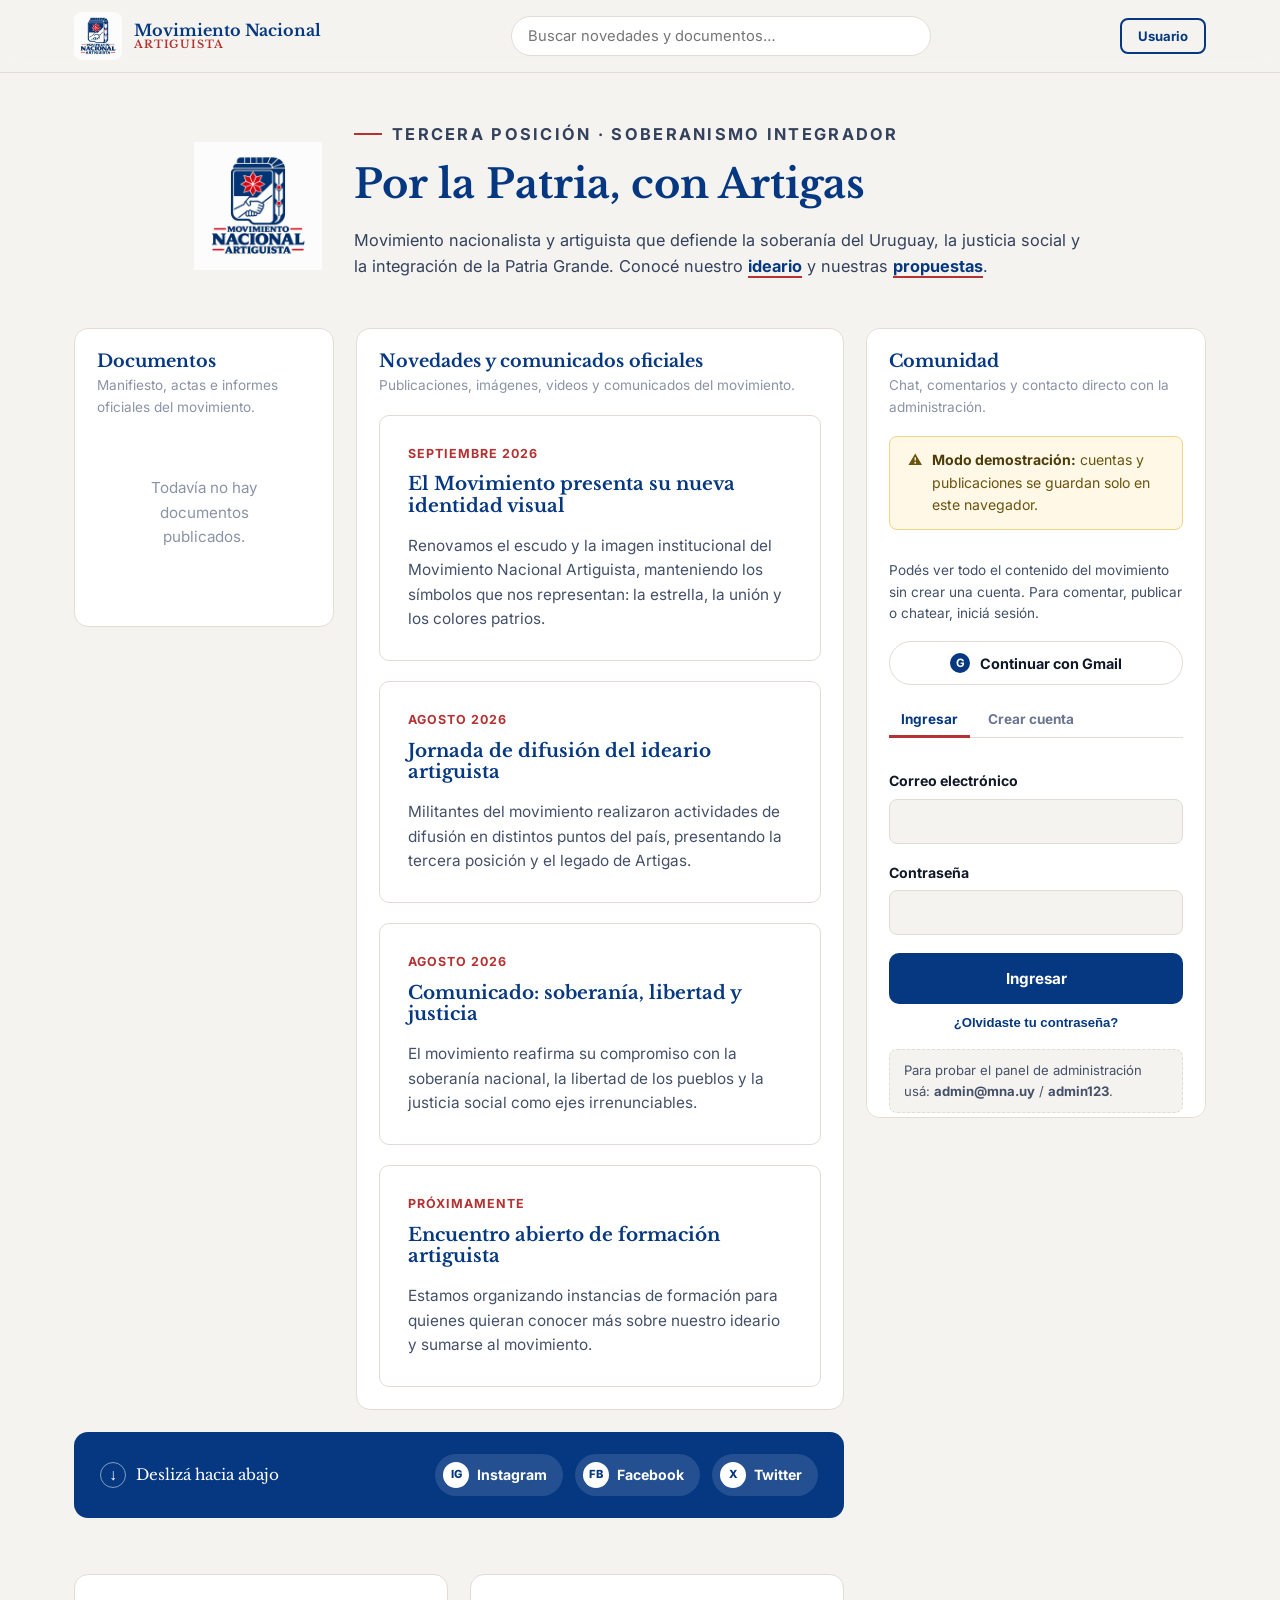
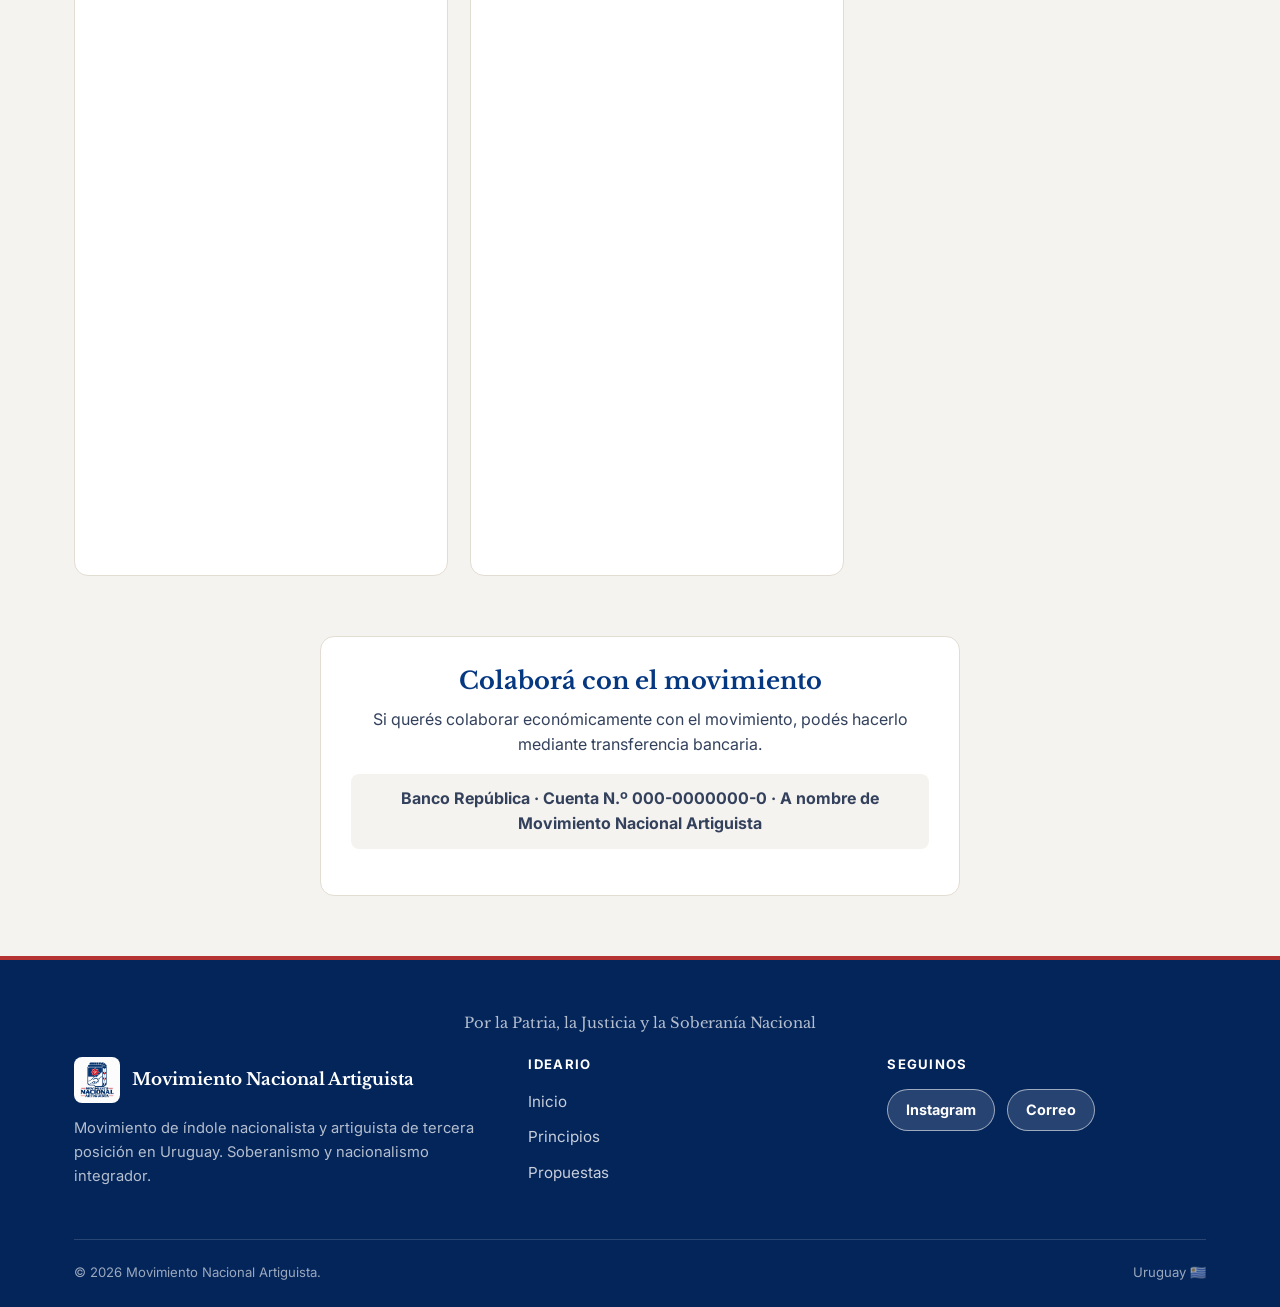
<file: index.html>
<!DOCTYPE html>
<html lang="es-UY">
<head>
<meta charset="UTF-8">
<meta name="viewport" content="width=device-width, initial-scale=1.0">
<title>Movimiento Nacional Artiguista — Soberanía, Identidad y Justicia</title>
<meta name="description" content="Movimiento Nacional Artiguista: novedades, documentos oficiales y comunidad. Nacionalismo de tercera posición en Uruguay, desde el legado de Artigas.">
<link rel="icon" href="assets/img/logo.jpg">
<link rel="preconnect" href="https://fonts.googleapis.com">
<link rel="preconnect" href="https://fonts.gstatic.com" crossorigin>
<link href="https://fonts.googleapis.com/css2?family=Libre+Baskerville:wght@400;700&family=Inter:wght@400;500;600;700&display=swap" rel="stylesheet">
<link rel="stylesheet" href="assets/css/styles.css">
</head>
<body>

<header class="encabezado">
  <div class="contenedor encabezado__barra encabezado__barra--hub">
    <a href="index.html" class="marca">
      <img src="assets/img/logo.jpg" alt="Escudo del Movimiento Nacional Artiguista">
      <span class="marca__texto">
        <strong>Movimiento Nacional</strong>
        <span>ARTIGUISTA</span>
      </span>
    </a>

    <div class="buscador">
      <input type="search" id="buscador-input" placeholder="Buscar novedades y documentos…" aria-label="Buscar en el sitio">
      <div class="buscador__resultados" id="buscador-resultados" hidden></div>
    </div>

    <div class="usuario-widget" id="usuario-widget">
      <button type="button" class="boton boton-secundario boton-chico" id="usuario-boton-invitado">Usuario</button>
    </div>
  </div>
</header>

<main class="hub">

  <div class="contenedor hub__intro">
    <img src="assets/img/logo.jpg" alt="Escudo del Movimiento Nacional Artiguista" class="hub__intro-logo">
    <div class="hub__intro-texto">
      <p class="eyebrow">Tercera posición · Soberanismo integrador</p>
      <h1>Por la Patria, con Artigas</h1>
      <p>Movimiento nacionalista y artiguista que defiende la soberanía del Uruguay, la justicia social y la integración de la Patria Grande. Conocé nuestro <a href="principios.html">ideario</a> y nuestras <a href="propuestas.html">propuestas</a>.</p>
    </div>
  </div>

  <div class="contenedor">
    <div class="hub__grid">

      <!-- ===== Documentos ===== -->
      <section class="panel-hub panel-documentos" aria-labelledby="titulo-documentos">
        <h2 id="titulo-documentos">Documentos</h2>
        <p class="panel-hub__sub">Manifiesto, actas e informes oficiales del movimiento.</p>

        <div class="panel-hub__admin" id="admin-documentos-panel" hidden>
          <form id="form-documento-hub">
            <div class="error-form" id="error-documento"></div>
            <div class="campo">
              <label for="doc-titulo">Título</label>
              <input type="text" id="doc-titulo" required>
            </div>
            <div class="campo">
              <label for="doc-descripcion">Descripción (opcional)</label>
              <textarea id="doc-descripcion" rows="2"></textarea>
            </div>
            <label class="selector-archivo">📄 Elegir PDF<input type="file" id="doc-archivo" accept="application/pdf" required></label>
            <button type="submit" class="boton boton-primario" style="width:100%;margin-top:12px;">Publicar documento</button>
          </form>
        </div>

        <div id="lista-documentos" class="lista-documentos"></div>
      </section>

      <!-- ===== Novedades / comunicados oficiales ===== -->
      <section class="panel-hub panel-novedades" aria-labelledby="titulo-novedades">
        <div class="panel-hub__cabecera">
          <h2 id="titulo-novedades">Novedades y comunicados oficiales</h2>
          <p class="panel-hub__sub">Publicaciones, imágenes, videos y comunicados del movimiento.</p>
        </div>

        <div class="panel-hub__admin" id="admin-novedad-panel" hidden>
          <form id="form-novedad-hub" class="form-novedad">
            <h3 style="font-size:1.05rem;margin-top:0;">Publicar novedad</h3>
            <div class="campo">
              <label for="novedad-titulo">Título</label>
              <input type="text" id="novedad-titulo" required>
            </div>
            <div class="campo">
              <label for="novedad-texto">Texto</label>
              <textarea id="novedad-texto" rows="3" required></textarea>
            </div>
            <div class="campo">
              <label for="novedad-video">Link de video (YouTube, opcional)</label>
              <input type="url" id="novedad-video" placeholder="https://www.youtube.com/watch?v=...">
            </div>
            <div class="campo-fila">
              <div class="campo">
                <label>Imagen (opcional)</label>
                <label class="selector-archivo">🖼️ Elegir imagen<input type="file" id="novedad-imagen" accept="image/*"></label>
              </div>
              <div class="campo">
                <label>Documento PDF (opcional)</label>
                <label class="selector-archivo">📄 Elegir PDF<input type="file" id="novedad-pdf" accept="application/pdf"></label>
              </div>
            </div>
            <button type="submit" class="boton boton-primario">Publicar novedad</button>
          </form>
        </div>

        <div id="lista-novedades" class="feed-novedades"></div>
      </section>

      <!-- ===== Redes sociales ===== -->
      <div class="redes-hub">
      <div class="franja-redes" id="franja-redes">
        <div class="franja-redes__pista" aria-hidden="true">
          <span>↓</span>
          <p>Deslizá hacia abajo</p>
        </div>
        <div class="franja-redes__enlaces">
          <a href="https://www.instagram.com/m.nacional.artiguista/" target="_blank" rel="noopener" class="red-social red-social--instagram">
            <span class="red-social__icono">IG</span> Instagram
          </a>
          <a href="https://www.facebook.com/" target="_blank" rel="noopener" class="red-social red-social--facebook">
            <span class="red-social__icono">FB</span> Facebook
          </a>
          <a href="https://twitter.com/" target="_blank" rel="noopener" class="red-social red-social--twitter">
            <span class="red-social__icono">X</span> Twitter
          </a>
        </div>
      </div>
      <div class="posts-instagram" aria-label="Últimas publicaciones de Instagram">
        <div class="post-instagram">
          <iframe src="https://www.instagram.com/p/De-iMXVNJtw/embed" title="Publicación de Instagram del Movimiento Nacional Artiguista" loading="lazy" allowtransparency="true" scrolling="no"></iframe>
        </div>
        <div class="post-instagram">
          <iframe src="https://www.instagram.com/p/De7wDm3xeVn/embed" title="Publicación de Instagram del Movimiento Nacional Artiguista" loading="lazy" allowtransparency="true" scrolling="no"></iframe>
        </div>
      </div>
      </div>

      <!-- ===== Comunidad / Chat ===== -->
      <aside class="panel-hub panel-comunidad" aria-labelledby="titulo-comunidad">
        <div class="panel-comunidad__cabecera">
          <h2 id="titulo-comunidad">Comunidad</h2>
          <p class="panel-hub__sub">Chat, comentarios y contacto directo con la administración.</p>
        </div>

        <div class="banner-demo">
          <span>⚠️</span>
          <div><strong>Modo demostración:</strong> cuentas y publicaciones se guardan solo en este navegador.</div>
        </div>

        <!-- Vista sin sesión -->
        <div id="vista-invitado">
          <p class="comunidad-nota">Podés ver todo el contenido del movimiento sin crear una cuenta. Para comentar, publicar o chatear, iniciá sesión.</p>

          <button type="button" class="boton-google" id="boton-google">
            <span class="boton-google__icono">G</span> Continuar con Gmail
          </button>

          <div class="pestanas pestanas--chicas" style="margin-top:18px;">
            <button type="button" class="pestana activa" data-auth="login">Ingresar</button>
            <button type="button" class="pestana" data-auth="registro">Crear cuenta</button>
          </div>

          <form id="form-login">
            <div class="error-form" id="error-login"></div>
            <div class="campo">
              <label for="login-email">Correo electrónico</label>
              <input type="email" id="login-email" required>
            </div>
            <div class="campo">
              <label for="login-clave">Contraseña</label>
              <input type="password" id="login-clave" required>
            </div>
            <button type="submit" class="boton boton-primario" style="width:100%;">Ingresar</button>
            <button type="button" class="enlace-recuperar" id="abrir-recuperar">¿Olvidaste tu contraseña?</button>
          </form>

          <form id="form-registro" style="display:none;">
            <div class="error-form" id="error-registro"></div>
            <div class="campo">
              <label for="registro-nombre">Nombre y apellido</label>
              <input type="text" id="registro-nombre" required>
            </div>
            <div class="campo">
              <label for="registro-email">Correo electrónico</label>
              <input type="email" id="registro-email" required>
            </div>
            <div class="campo">
              <label for="registro-clave">Contraseña</label>
              <input type="password" id="registro-clave" required minlength="4">
            </div>
            <button type="submit" class="boton boton-primario" style="width:100%;">Crear cuenta</button>
          </form>

          <form id="form-recuperar" style="display:none;">
            <p style="font-size:.85rem;color:#445069;">Ingresá el correo de tu cuenta. Si está registrado, enviamos instrucciones a tu Gmail para restablecer la contraseña.</p>
            <div class="campo">
              <label for="recuperar-email">Correo electrónico</label>
              <input type="email" id="recuperar-email" required>
            </div>
            <button type="submit" class="boton boton-secundario" style="width:100%;">Enviar instrucciones</button>
            <div class="mensaje-envio" id="mensaje-recuperar">Listo, revisá tu Gmail. (En este modo demo no se envía un correo real.)</div>
            <button type="button" class="enlace-recuperar" id="volver-login">← Volver a ingresar</button>
          </form>

          <p class="credenciales-demo">Para probar el panel de administración usá: <strong>admin@mna.uy</strong> / <strong>admin123</strong>.</p>
        </div>

        <!-- Vista con sesión iniciada -->
        <div id="vista-sesion" style="display:none;">
          <div class="cabecera-sesion">
            <div class="cabecera-sesion__saludo">Hola, <strong id="saludo-nombre"></strong><span class="insignia-rol" id="insignia-rol" style="display:none;">Admin</span></div>
            <button class="boton boton-secundario boton-chico" id="boton-salir">Salir</button>
          </div>

          <div class="pestanas pestanas--chicas">
            <button type="button" class="pestana activa" data-panel="muro">Muro</button>
            <button type="button" class="pestana" data-panel="mensajes">Mensajes</button>
            <button type="button" class="pestana" data-panel="admin" id="pestana-admin" style="display:none;">Admin</button>
          </div>

          <!-- Muro -->
          <div class="panel-pestana activo" id="panel-muro">
            <form id="form-post" class="form-post">
              <label for="post-texto" style="font-weight:700;font-size:.85rem;">Compartir en el muro</label>
              <textarea id="post-texto" rows="3" placeholder="¿Qué querés compartir?" required style="margin-top:8px;width:100%;"></textarea>
              <div class="form-post__pie">
                <label class="selector-archivo">📷 Imagen<input type="file" id="post-imagen" accept="image/*"></label>
                <button type="submit" class="boton boton-primario boton-chico">Publicar</button>
              </div>
              <div class="previsualizacion" id="post-preview"><img alt="Previsualización de imagen"><button type="button" id="post-preview-quitar">✕</button></div>
              <p style="font-size:.78rem;color:#8b93a7;margin:10px 0 0;">Tu publicación queda <strong>pendiente de aprobación</strong>.</p>
            </form>
            <div id="lista-muro"></div>
          </div>

          <!-- Mensajes con el equipo -->
          <div class="panel-pestana" id="panel-mensajes">
            <p style="color:#445069;font-size:.9rem;">Conversación privada con la administración.</p>
            <div class="hilo-mensajes" id="hilo-mensajes"></div>
            <form id="form-mensaje" class="form-mensaje">
              <input type="text" id="mensaje-texto" placeholder="Escribí tu mensaje..." required>
              <button type="submit" class="boton boton-primario boton-chico">Enviar</button>
            </form>
          </div>

          <!-- Panel de administración -->
          <div class="panel-pestana" id="panel-admin">
            <div class="admin-subnav">
              <button type="button" class="activa" data-admin="pendientes">Moderación</button>
              <button type="button" data-admin="usuarios">Usuarios</button>
              <button type="button" data-admin="mensajes">Mensajes</button>
              <button type="button" data-admin="colaborar">Colaborar</button>
            </div>

            <div class="admin-panel activo" id="admin-pendientes">
              <h3 style="font-size:1rem;">Publicaciones y comentarios pendientes</h3>
              <div class="tabla-moderacion" id="lista-pendientes"></div>
            </div>

            <div class="admin-panel" id="admin-usuarios">
              <h3 style="font-size:1rem;">Usuarios registrados</h3>
              <div class="tabla-usuarios" id="lista-usuarios"></div>
            </div>

            <div class="admin-panel" id="admin-mensajes">
              <div class="lista-hilos" id="lista-hilos"></div>
              <div class="hilo-mensajes" id="hilo-admin-mensajes"></div>
              <form id="form-admin-mensaje" class="form-mensaje" style="display:none;">
                <input type="text" id="admin-mensaje-texto" placeholder="Responder..." required>
                <button type="submit" class="boton boton-primario boton-chico">Enviar</button>
              </form>
            </div>

            <div class="admin-panel" id="admin-colaborar">
              <h3 style="font-size:1rem;">Colaboración económica</h3>
              <form id="form-colaborar">
                <label class="campo-checkbox">
                  <input type="checkbox" id="colaborar-activo">
                  Mostrar sección de colaboración económica en la página
                </label>
                <div class="campo">
                  <label for="colaborar-texto">Texto</label>
                  <textarea id="colaborar-texto" rows="2"></textarea>
                </div>
                <div class="campo">
                  <label for="colaborar-datos">Datos de transferencia</label>
                  <textarea id="colaborar-datos" rows="2"></textarea>
                </div>
                <button type="submit" class="boton boton-primario">Guardar</button>
              </form>
            </div>
          </div>
        </div>
      </aside>

    </div>
  </div>

  <!-- ===== Colaboración económica (pública) ===== -->
  <div class="contenedor" id="colaborar-bloque" hidden>
    <div class="tarjeta-colaborar">
      <h2>Colaborá con el movimiento</h2>
      <p id="colaborar-texto-publico"></p>
      <p class="colaborar-datos" id="colaborar-datos-publico"></p>
    </div>
  </div>

</main>

<footer class="pie">
  <div class="contenedor">
    <p class="pie__lema">Por la Patria, la Justicia y la Soberanía Nacional</p>
    <div class="pie__grid">
      <div>
        <div class="pie__marca">
          <img src="assets/img/logo.jpg" alt="Escudo del Movimiento Nacional Artiguista">
          <strong>Movimiento Nacional Artiguista</strong>
        </div>
        <p>Movimiento de índole nacionalista y artiguista de tercera posición en Uruguay. Soberanismo y nacionalismo integrador.</p>
      </div>
      <div>
        <h4>Ideario</h4>
        <ul>
          <li><a href="index.html">Inicio</a></li>
          <li><a href="principios.html">Principios</a></li>
          <li><a href="propuestas.html">Propuestas</a></li>
        </ul>
      </div>
      <div>
        <h4>Seguinos</h4>
        <div class="pie__redes">
          <a href="https://www.instagram.com/m.nacional.artiguista/" target="_blank" rel="noopener" aria-label="Instagram del Movimiento Nacional Artiguista">Instagram</a>
          <a href="mailto:contacto@mna.uy" aria-label="Escribinos por correo">Correo</a>
        </div>
      </div>
    </div>
    <div class="pie__inferior">
      <span>© 2026 Movimiento Nacional Artiguista.</span>
      <span>Uruguay 🇺🇾</span>
    </div>
  </div>
</footer>

<script src="assets/js/backend.js"></script>
<script src="assets/js/home.js"></script>
</body>
</html>
</file>
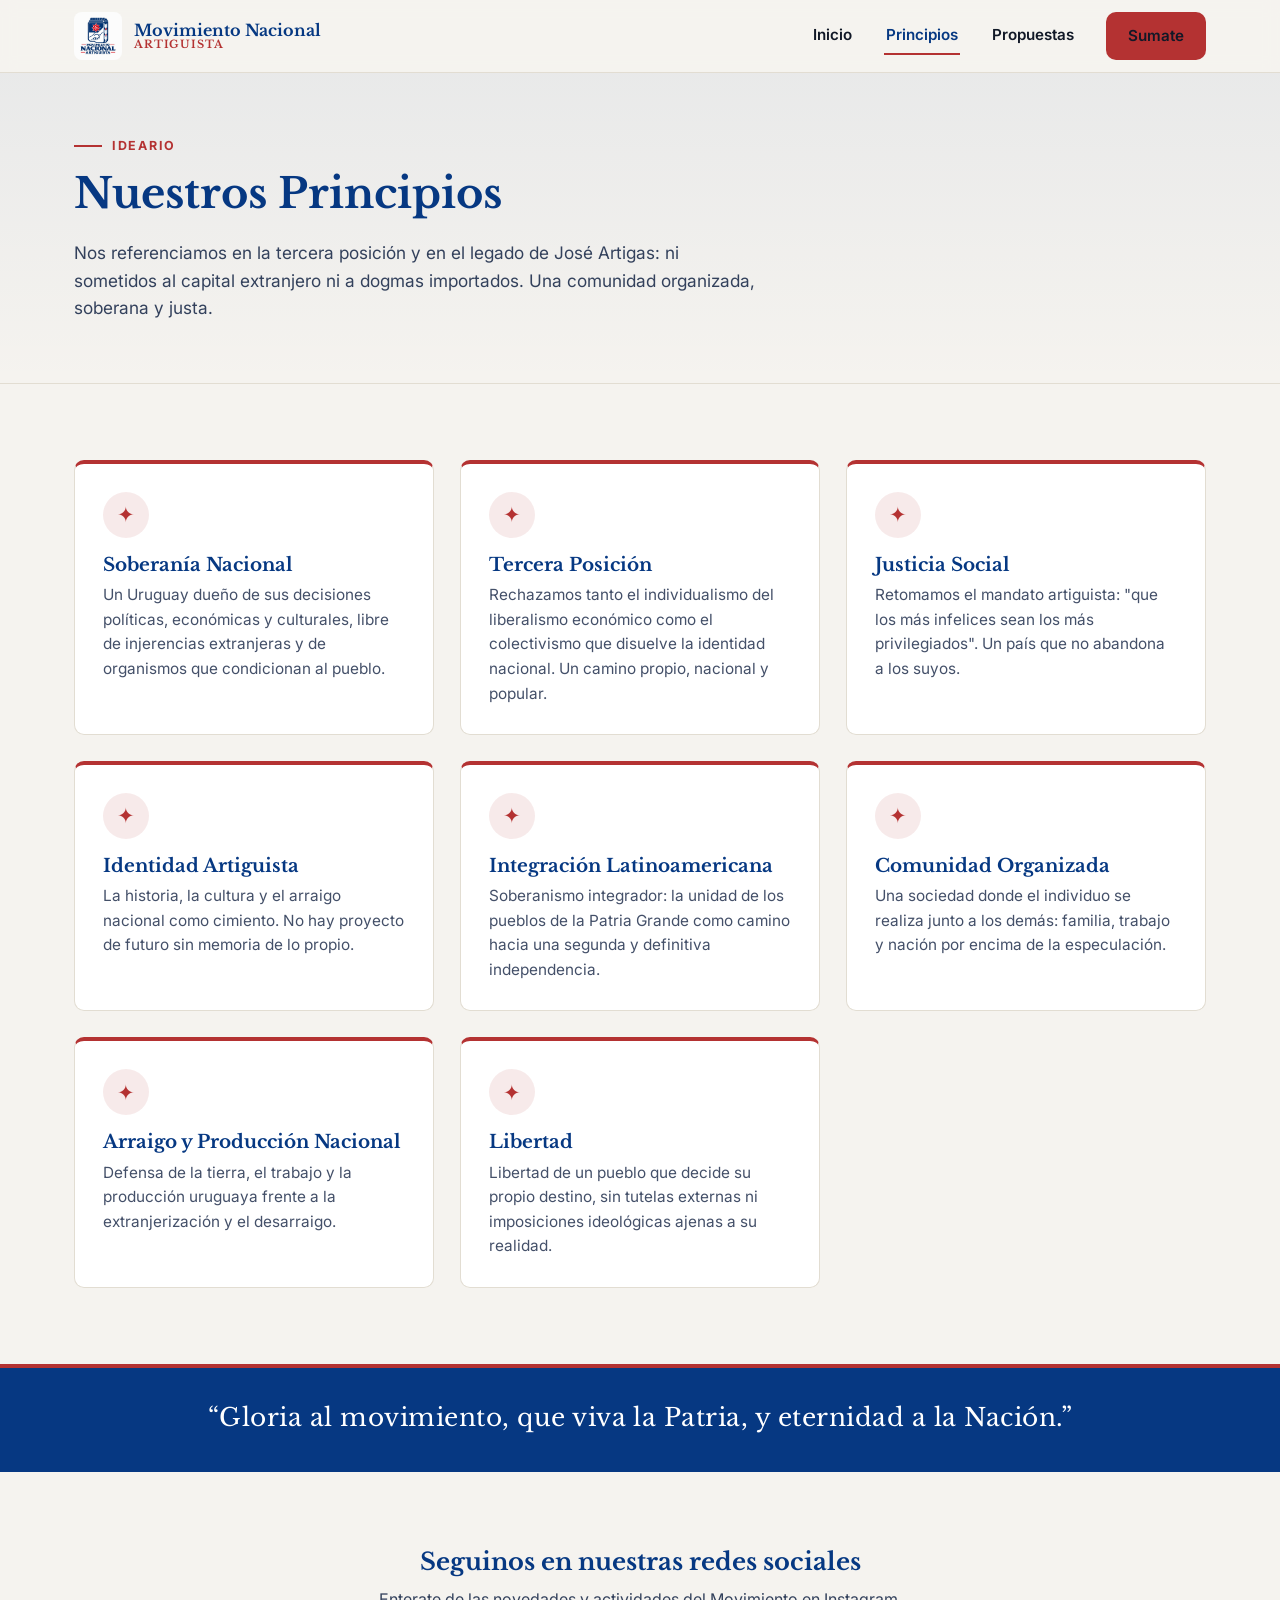
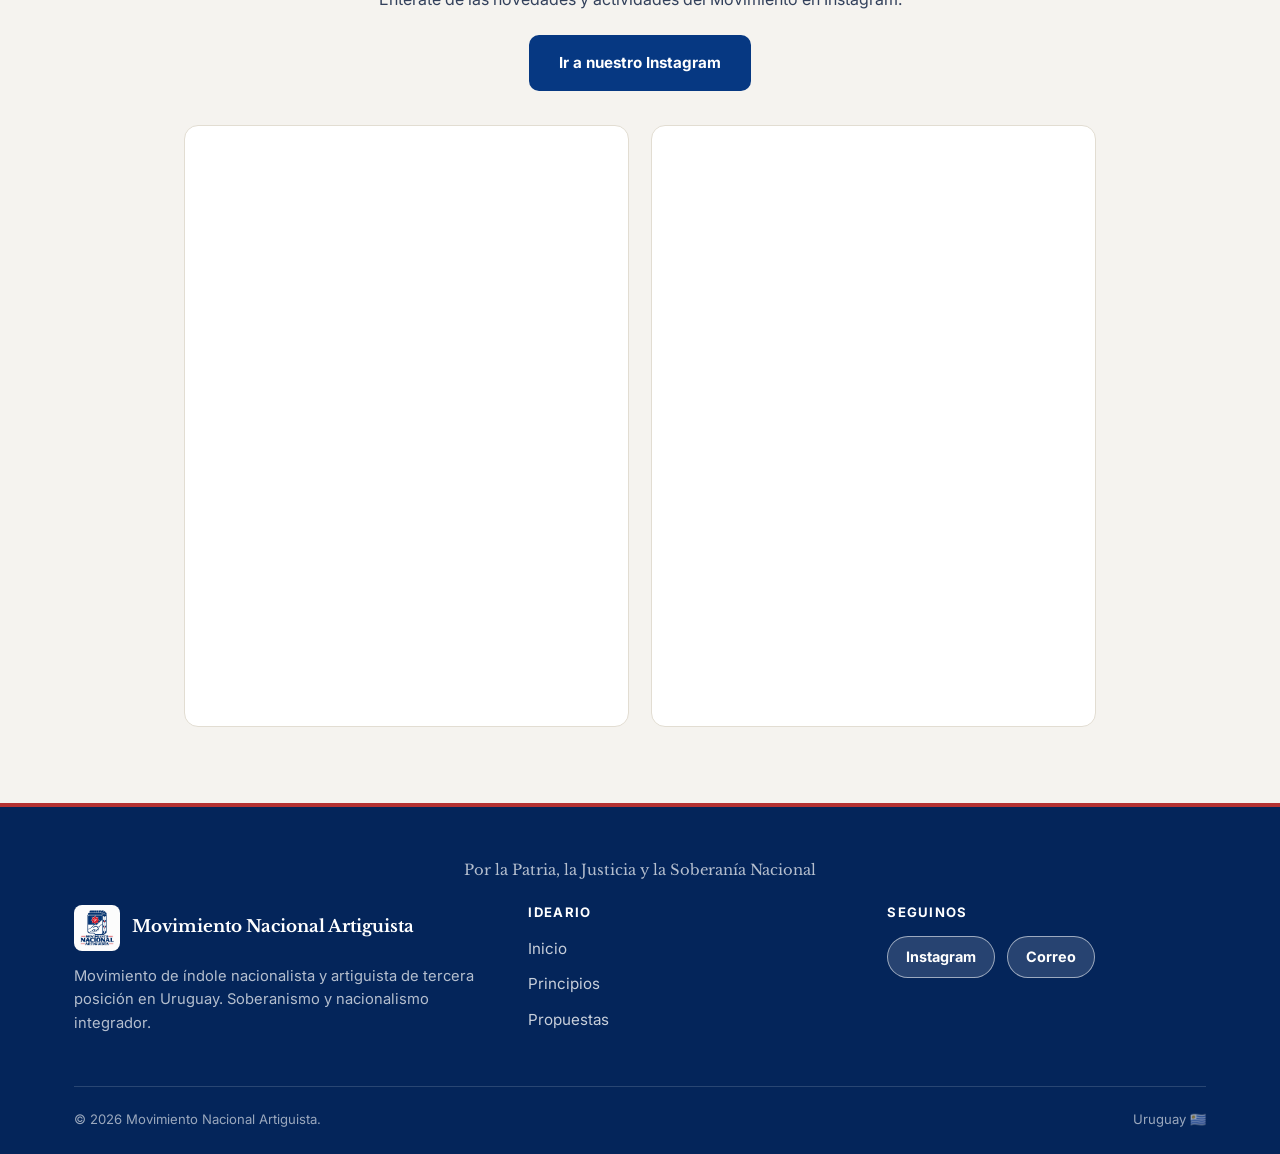
<file: principios.html>
<!DOCTYPE html>
<html lang="es-UY">
<head>
<meta charset="UTF-8">
<meta name="viewport" content="width=device-width, initial-scale=1.0">
<title>Principios — Movimiento Nacional Artiguista</title>
<meta name="description" content="El ideario del Movimiento Nacional Artiguista: tercera posición, soberanía nacional, justicia social e integración latinoamericana desde el legado de Artigas.">
<link rel="icon" href="assets/img/logo.jpg">
<link rel="preconnect" href="https://fonts.googleapis.com">
<link rel="preconnect" href="https://fonts.gstatic.com" crossorigin>
<link href="https://fonts.googleapis.com/css2?family=Libre+Baskerville:wght@400;700&family=Inter:wght@400;500;600;700&display=swap" rel="stylesheet">
<link rel="stylesheet" href="assets/css/styles.css">
</head>
<body>

<header class="encabezado">
  <div class="contenedor encabezado__barra">
    <a href="index.html" class="marca">
      <img src="assets/img/logo.jpg" alt="Escudo del Movimiento Nacional Artiguista">
      <span class="marca__texto">
        <strong>Movimiento Nacional</strong>
        <span>ARTIGUISTA</span>
      </span>
    </a>
    <nav class="nav-principal" aria-label="Navegación principal">
      <a href="index.html">Inicio</a>
      <a href="principios.html" aria-current="page">Principios</a>
      <a href="propuestas.html">Propuestas</a>
      <a href="index.html#titulo-comunidad" class="boton boton-rojo" style="padding:10px 20px;">Sumate</a>
    </nav>
    <button class="menu-toggle" aria-label="Abrir menú" aria-expanded="false"><span></span></button>
  </div>
</header>

<main>
  <section class="pagina-hero">
    <div class="contenedor">
      <p class="eyebrow">Ideario</p>
      <h1>Nuestros Principios</h1>
      <p class="pagina-hero__lead">Nos referenciamos en la tercera posición y en el legado de José Artigas: ni sometidos al capital extranjero ni a dogmas importados. Una comunidad organizada, soberana y justa.</p>
    </div>
  </section>

  <section class="seccion">
    <div class="contenedor">
      <div class="grilla-3">
        <article class="tarjeta tarjeta--principio">
          <div class="tarjeta__icono">✦</div>
          <h3>Soberanía Nacional</h3>
          <p>Un Uruguay dueño de sus decisiones políticas, económicas y culturales, libre de injerencias extranjeras y de organismos que condicionan al pueblo.</p>
        </article>
        <article class="tarjeta tarjeta--principio">
          <div class="tarjeta__icono">✦</div>
          <h3>Tercera Posición</h3>
          <p>Rechazamos tanto el individualismo del liberalismo económico como el colectivismo que disuelve la identidad nacional. Un camino propio, nacional y popular.</p>
        </article>
        <article class="tarjeta tarjeta--principio">
          <div class="tarjeta__icono">✦</div>
          <h3>Justicia Social</h3>
          <p>Retomamos el mandato artiguista: "que los más infelices sean los más privilegiados". Un país que no abandona a los suyos.</p>
        </article>
        <article class="tarjeta tarjeta--principio">
          <div class="tarjeta__icono">✦</div>
          <h3>Identidad Artiguista</h3>
          <p>La historia, la cultura y el arraigo nacional como cimiento. No hay proyecto de futuro sin memoria de lo propio.</p>
        </article>
        <article class="tarjeta tarjeta--principio">
          <div class="tarjeta__icono">✦</div>
          <h3>Integración Latinoamericana</h3>
          <p>Soberanismo integrador: la unidad de los pueblos de la Patria Grande como camino hacia una segunda y definitiva independencia.</p>
        </article>
        <article class="tarjeta tarjeta--principio">
          <div class="tarjeta__icono">✦</div>
          <h3>Comunidad Organizada</h3>
          <p>Una sociedad donde el individuo se realiza junto a los demás: familia, trabajo y nación por encima de la especulación.</p>
        </article>
        <article class="tarjeta tarjeta--principio">
          <div class="tarjeta__icono">✦</div>
          <h3>Arraigo y Producción Nacional</h3>
          <p>Defensa de la tierra, el trabajo y la producción uruguaya frente a la extranjerización y el desarraigo.</p>
        </article>
        <article class="tarjeta tarjeta--principio">
          <div class="tarjeta__icono">✦</div>
          <h3>Libertad</h3>
          <p>Libertad de un pueblo que decide su propio destino, sin tutelas externas ni imposiciones ideológicas ajenas a su realidad.</p>
        </article>
      </div>
    </div>
  </section>

  <section class="franja-lema">
    <div class="contenedor">
      <p>&ldquo;Gloria al movimiento, que viva la Patria, y eternidad a la Nación.&rdquo;</p>
    </div>
  </section>

  <section class="seccion seccion--redes" aria-labelledby="titulo-redes">
    <div class="contenedor">
      <h2 id="titulo-redes">Seguinos en nuestras redes sociales</h2>
      <p>Enterate de las novedades y actividades del Movimiento en Instagram.</p>
      <a href="https://www.instagram.com/m.nacional.artiguista/" target="_blank" rel="noopener" class="boton boton-primario">Ir a nuestro Instagram</a>
      <div class="posts-instagram">
        <div class="post-instagram">
          <iframe src="https://www.instagram.com/p/De-iMXVNJtw/embed" title="Publicación de Instagram del Movimiento Nacional Artiguista" loading="lazy" allowtransparency="true" scrolling="no"></iframe>
        </div>
        <div class="post-instagram">
          <iframe src="https://www.instagram.com/p/De7wDm3xeVn/embed" title="Publicación de Instagram del Movimiento Nacional Artiguista" loading="lazy" allowtransparency="true" scrolling="no"></iframe>
        </div>
      </div>
    </div>
  </section>
</main>

<footer class="pie">
  <div class="contenedor">
    <p class="pie__lema">Por la Patria, la Justicia y la Soberanía Nacional</p>
    <div class="pie__grid">
      <div>
        <div class="pie__marca">
          <img src="assets/img/logo.jpg" alt="Escudo del Movimiento Nacional Artiguista">
          <strong>Movimiento Nacional Artiguista</strong>
        </div>
        <p>Movimiento de índole nacionalista y artiguista de tercera posición en Uruguay. Soberanismo y nacionalismo integrador.</p>
      </div>
      <div>
        <h4>Ideario</h4>
        <ul>
          <li><a href="index.html">Inicio</a></li>
          <li><a href="principios.html">Principios</a></li>
          <li><a href="propuestas.html">Propuestas</a></li>
        </ul>
      </div>
      <div>
        <h4>Seguinos</h4>
        <div class="pie__redes">
          <a href="https://www.instagram.com/m.nacional.artiguista/" target="_blank" rel="noopener" aria-label="Instagram del Movimiento Nacional Artiguista">Instagram</a>
          <a href="mailto:contacto@mna.uy" aria-label="Escribinos por correo">Correo</a>
        </div>
      </div>
    </div>
    <div class="pie__inferior">
      <span>© 2026 Movimiento Nacional Artiguista.</span>
      <span>Uruguay 🇺🇾</span>
    </div>
  </div>
</footer>

<script src="assets/js/main.js"></script>
</body>
</html>
</file>
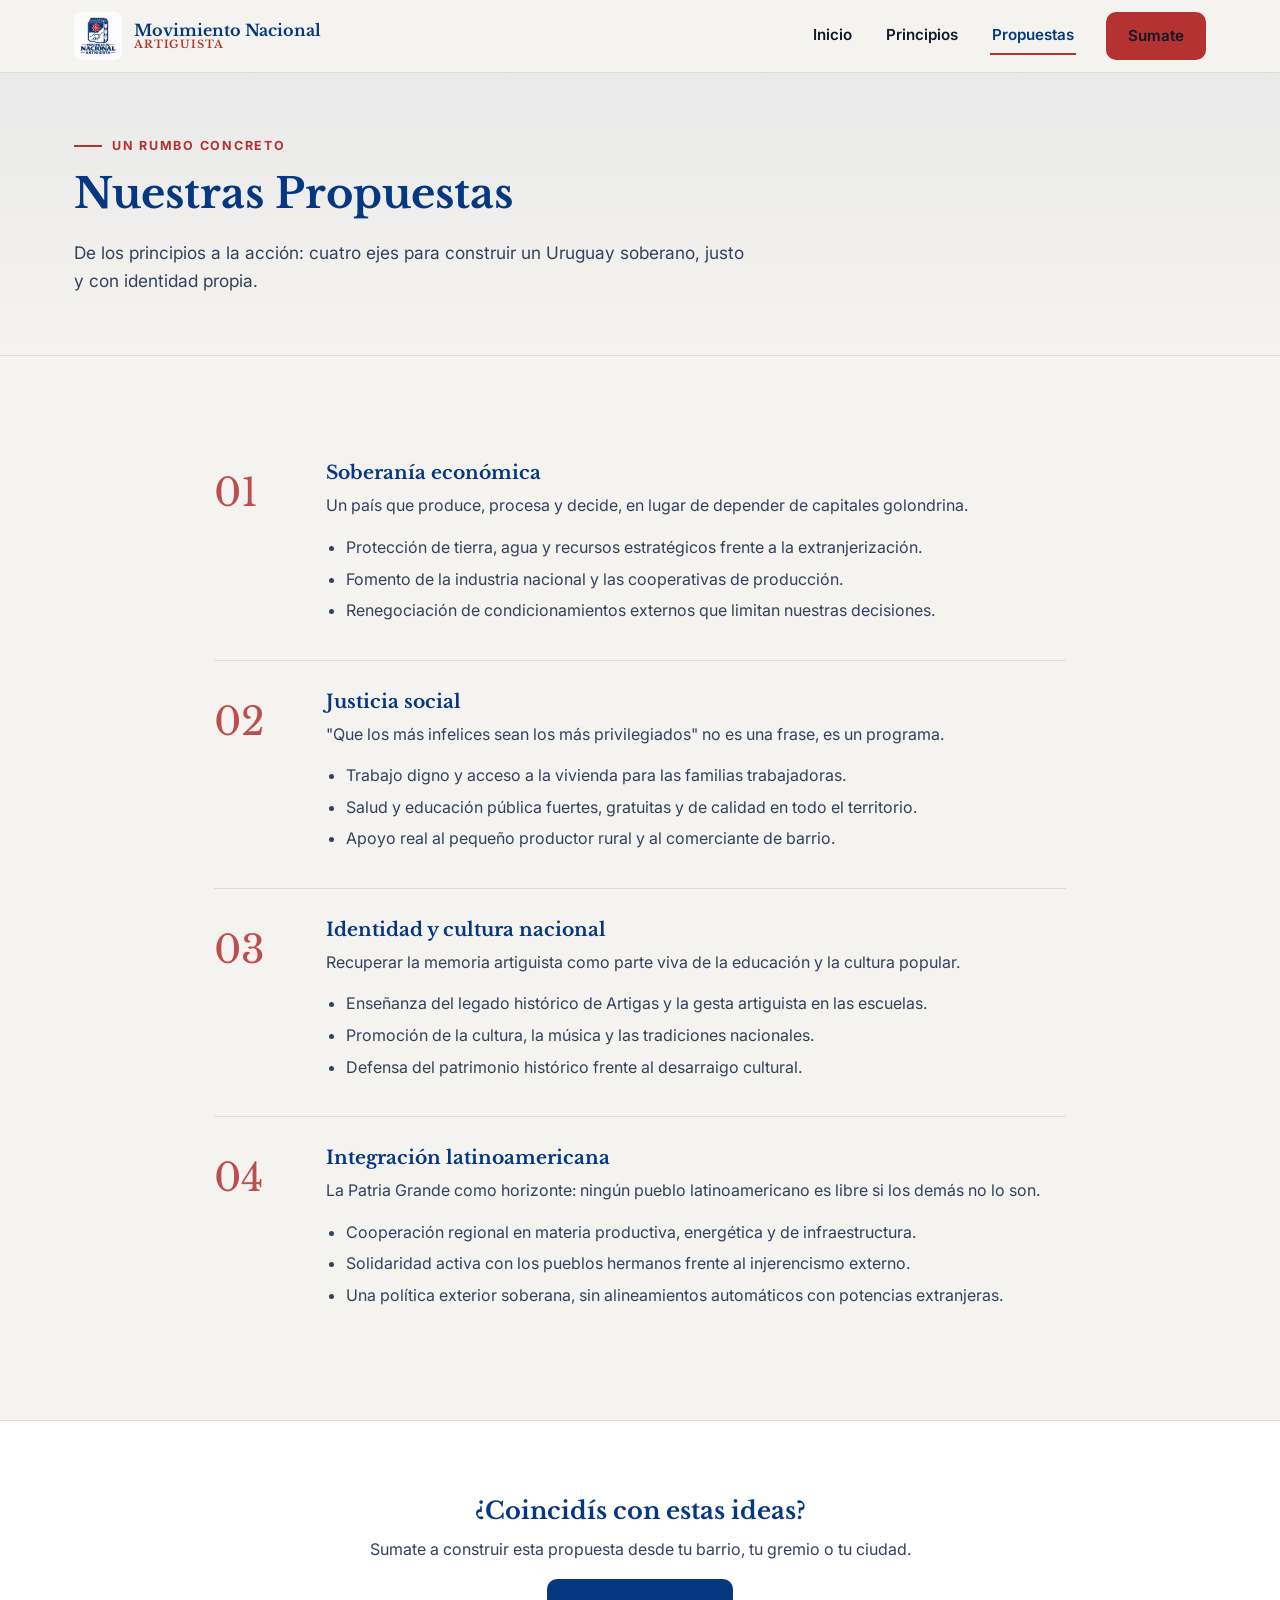
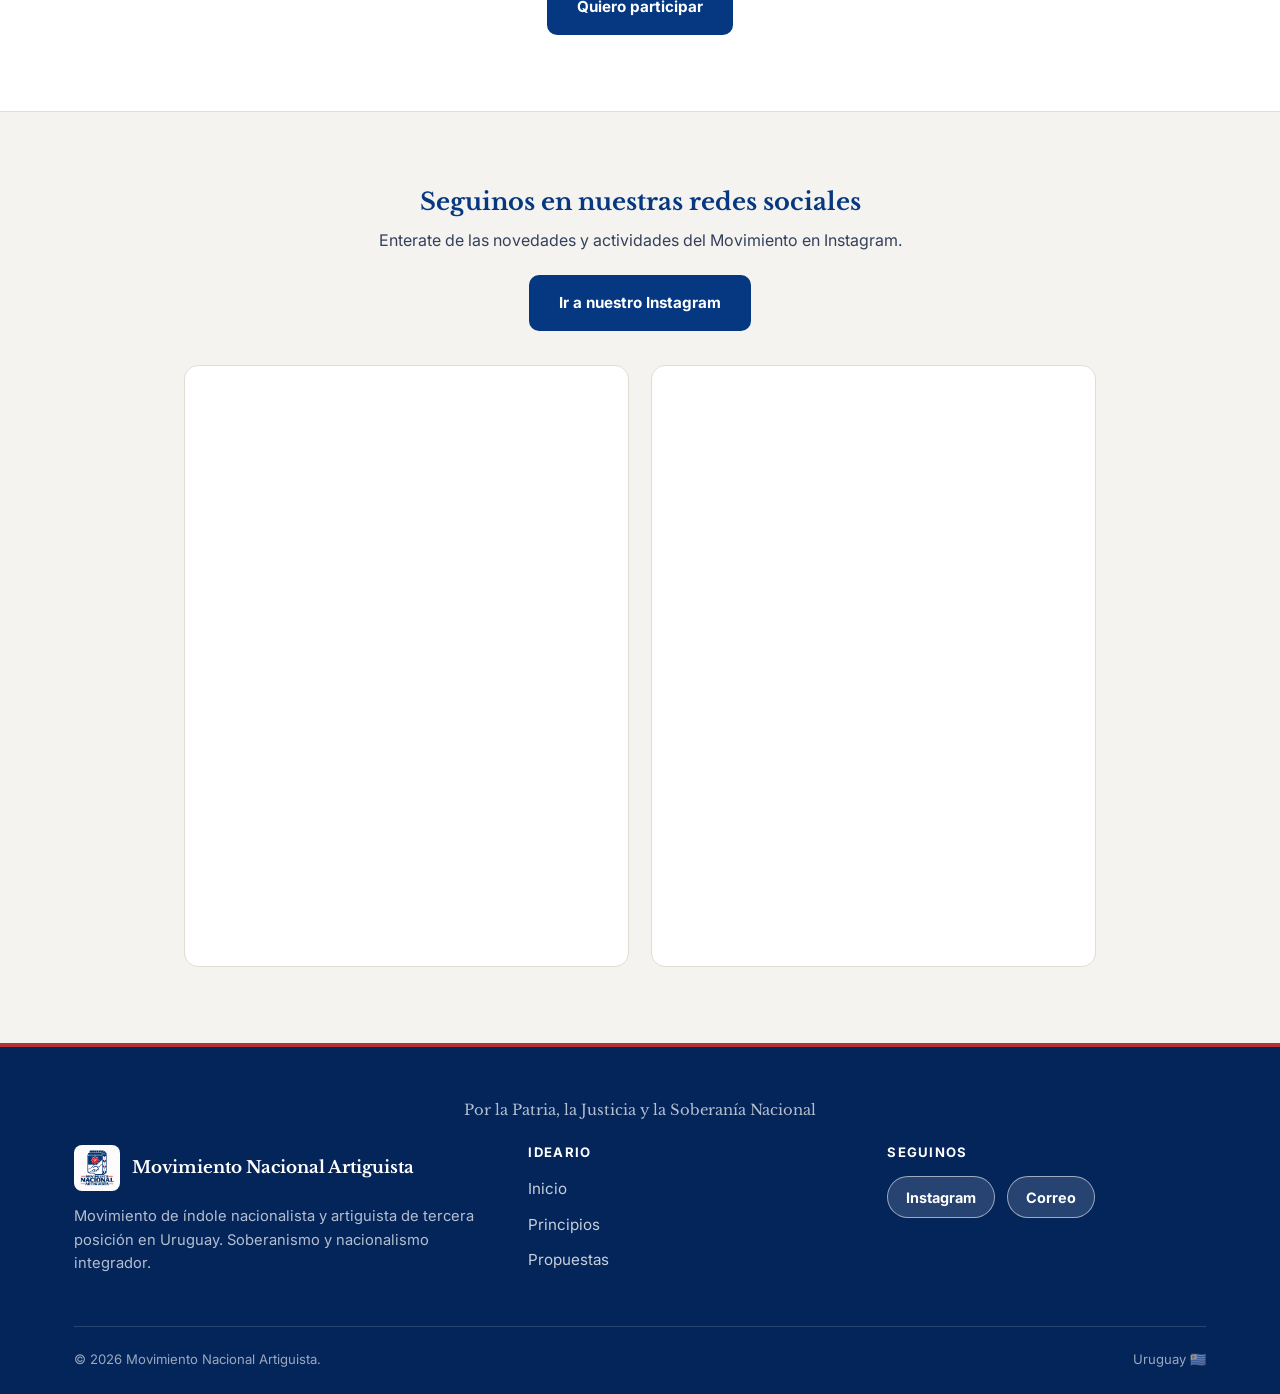
<file: propuestas.html>
<!DOCTYPE html>
<html lang="es-UY">
<head>
<meta charset="UTF-8">
<meta name="viewport" content="width=device-width, initial-scale=1.0">
<title>Propuestas — Movimiento Nacional Artiguista</title>
<meta name="description" content="Propuestas del Movimiento Nacional Artiguista para la soberanía económica, la justicia social, la identidad cultural y la integración latinoamericana del Uruguay.">
<link rel="icon" href="assets/img/logo.jpg">
<link rel="preconnect" href="https://fonts.googleapis.com">
<link rel="preconnect" href="https://fonts.gstatic.com" crossorigin>
<link href="https://fonts.googleapis.com/css2?family=Libre+Baskerville:wght@400;700&family=Inter:wght@400;500;600;700&display=swap" rel="stylesheet">
<link rel="stylesheet" href="assets/css/styles.css">
</head>
<body>

<header class="encabezado">
  <div class="contenedor encabezado__barra">
    <a href="index.html" class="marca">
      <img src="assets/img/logo.jpg" alt="Escudo del Movimiento Nacional Artiguista">
      <span class="marca__texto">
        <strong>Movimiento Nacional</strong>
        <span>ARTIGUISTA</span>
      </span>
    </a>
    <nav class="nav-principal" aria-label="Navegación principal">
      <a href="index.html">Inicio</a>
      <a href="principios.html">Principios</a>
      <a href="propuestas.html" aria-current="page">Propuestas</a>
      <a href="index.html#titulo-comunidad" class="boton boton-rojo" style="padding:10px 20px;">Sumate</a>
    </nav>
    <button class="menu-toggle" aria-label="Abrir menú" aria-expanded="false"><span></span></button>
  </div>
</header>

<main>
  <section class="pagina-hero">
    <div class="contenedor">
      <p class="eyebrow">Un rumbo concreto</p>
      <h1>Nuestras Propuestas</h1>
      <p class="pagina-hero__lead">De los principios a la acción: cuatro ejes para construir un Uruguay soberano, justo y con identidad propia.</p>
    </div>
  </section>

  <section class="seccion">
    <div class="contenedor" style="max-width:900px;">

      <article class="eje-propuesta">
        <div class="eje-propuesta__numero">01</div>
        <div>
          <h3>Soberanía económica</h3>
          <p style="color:#33415c;">Un país que produce, procesa y decide, en lugar de depender de capitales golondrina.</p>
          <ul>
            <li>Protección de tierra, agua y recursos estratégicos frente a la extranjerización.</li>
            <li>Fomento de la industria nacional y las cooperativas de producción.</li>
            <li>Renegociación de condicionamientos externos que limitan nuestras decisiones.</li>
          </ul>
        </div>
      </article>

      <article class="eje-propuesta">
        <div class="eje-propuesta__numero">02</div>
        <div>
          <h3>Justicia social</h3>
          <p style="color:#33415c;">"Que los más infelices sean los más privilegiados" no es una frase, es un programa.</p>
          <ul>
            <li>Trabajo digno y acceso a la vivienda para las familias trabajadoras.</li>
            <li>Salud y educación pública fuertes, gratuitas y de calidad en todo el territorio.</li>
            <li>Apoyo real al pequeño productor rural y al comerciante de barrio.</li>
          </ul>
        </div>
      </article>

      <article class="eje-propuesta">
        <div class="eje-propuesta__numero">03</div>
        <div>
          <h3>Identidad y cultura nacional</h3>
          <p style="color:#33415c;">Recuperar la memoria artiguista como parte viva de la educación y la cultura popular.</p>
          <ul>
            <li>Enseñanza del legado histórico de Artigas y la gesta artiguista en las escuelas.</li>
            <li>Promoción de la cultura, la música y las tradiciones nacionales.</li>
            <li>Defensa del patrimonio histórico frente al desarraigo cultural.</li>
          </ul>
        </div>
      </article>

      <article class="eje-propuesta">
        <div class="eje-propuesta__numero">04</div>
        <div>
          <h3>Integración latinoamericana</h3>
          <p style="color:#33415c;">La Patria Grande como horizonte: ningún pueblo latinoamericano es libre si los demás no lo son.</p>
          <ul>
            <li>Cooperación regional en materia productiva, energética y de infraestructura.</li>
            <li>Solidaridad activa con los pueblos hermanos frente al injerencismo externo.</li>
            <li>Una política exterior soberana, sin alineamientos automáticos con potencias extranjeras.</li>
          </ul>
        </div>
      </article>

    </div>
  </section>

  <section class="seccion seccion--alterna">
    <div class="contenedor" style="text-align:center;max-width:640px;">
      <h2>¿Coincidís con estas ideas?</h2>
      <p style="color:#33415c;">Sumate a construir esta propuesta desde tu barrio, tu gremio o tu ciudad.</p>
      <a href="index.html#titulo-comunidad" class="boton boton-primario">Quiero participar</a>
    </div>
  </section>

  <section class="seccion seccion--redes" aria-labelledby="titulo-redes">
    <div class="contenedor">
      <h2 id="titulo-redes">Seguinos en nuestras redes sociales</h2>
      <p>Enterate de las novedades y actividades del Movimiento en Instagram.</p>
      <a href="https://www.instagram.com/m.nacional.artiguista/" target="_blank" rel="noopener" class="boton boton-primario">Ir a nuestro Instagram</a>
      <div class="posts-instagram">
        <div class="post-instagram">
          <iframe src="https://www.instagram.com/p/De-iMXVNJtw/embed" title="Publicación de Instagram del Movimiento Nacional Artiguista" loading="lazy" allowtransparency="true" scrolling="no"></iframe>
        </div>
        <div class="post-instagram">
          <iframe src="https://www.instagram.com/p/De7wDm3xeVn/embed" title="Publicación de Instagram del Movimiento Nacional Artiguista" loading="lazy" allowtransparency="true" scrolling="no"></iframe>
        </div>
      </div>
    </div>
  </section>
</main>

<footer class="pie">
  <div class="contenedor">
    <p class="pie__lema">Por la Patria, la Justicia y la Soberanía Nacional</p>
    <div class="pie__grid">
      <div>
        <div class="pie__marca">
          <img src="assets/img/logo.jpg" alt="Escudo del Movimiento Nacional Artiguista">
          <strong>Movimiento Nacional Artiguista</strong>
        </div>
        <p>Movimiento de índole nacionalista y artiguista de tercera posición en Uruguay. Soberanismo y nacionalismo integrador.</p>
      </div>
      <div>
        <h4>Ideario</h4>
        <ul>
          <li><a href="index.html">Inicio</a></li>
          <li><a href="principios.html">Principios</a></li>
          <li><a href="propuestas.html">Propuestas</a></li>
        </ul>
      </div>
      <div>
        <h4>Seguinos</h4>
        <div class="pie__redes">
          <a href="https://www.instagram.com/m.nacional.artiguista/" target="_blank" rel="noopener" aria-label="Instagram del Movimiento Nacional Artiguista">Instagram</a>
          <a href="mailto:contacto@mna.uy" aria-label="Escribinos por correo">Correo</a>
        </div>
      </div>
    </div>
    <div class="pie__inferior">
      <span>© 2026 Movimiento Nacional Artiguista.</span>
      <span>Uruguay 🇺🇾</span>
    </div>
  </div>
</footer>

<script src="assets/js/main.js"></script>
</body>
</html>
</file>
<file: assets/css/styles.css>
/* ==========================================================================
   Movimiento Nacional Artiguista — sistema de estilos
   Paleta e identidad tomadas de la propuesta de marca (idea.png):
   Azul #063882 · Rojo #B43232 · Fondo #F5F3EF · Texto #111827
   ========================================================================== */

:root {
  --azul: #063882;
  --azul-oscuro: #04255a;
  --rojo: #b43232;
  --crema: #f5f3ef;
  --tinta: #111827;
  --blanco: #ffffff;
  --borde: #e2ddd2;

  --fuente-titulo: "Libre Baskerville", "Georgia", serif;
  --fuente-texto: "Inter", "Manrope", -apple-system, BlinkMacSystemFont, sans-serif;

  --radio: 10px;
  --sombra: 0 12px 30px rgba(6, 56, 130, 0.12);
  --ancho-maximo: 1180px;
}

* { box-sizing: border-box; }

html { scroll-behavior: smooth; }

body {
  margin: 0;
  background: var(--crema);
  color: var(--tinta);
  font-family: var(--fuente-texto);
  line-height: 1.6;
  -webkit-font-smoothing: antialiased;
}

img { max-width: 100%; display: block; }

a { color: inherit; text-decoration: none; }

h1, h2, h3, h4 {
  font-family: var(--fuente-titulo);
  line-height: 1.15;
  margin: 0 0 .5em;
  color: var(--azul);
  font-weight: 700;
}

p { margin: 0 0 1em; }

.contenedor {
  width: 100%;
  max-width: var(--ancho-maximo);
  margin: 0 auto;
  padding: 0 24px;
}

.eyebrow {
  display: inline-flex;
  align-items: center;
  gap: 10px;
  font-size: .78rem;
  font-weight: 700;
  letter-spacing: .14em;
  text-transform: uppercase;
  color: var(--rojo);
  margin-bottom: 14px;
}
.eyebrow::before {
  content: "";
  width: 28px;
  height: 2px;
  background: var(--rojo);
  display: inline-block;
}

/* ---------- Botones ---------- */
.boton {
  display: inline-flex;
  align-items: center;
  justify-content: center;
  gap: 8px;
  padding: 14px 28px;
  border-radius: var(--radio);
  font-family: var(--fuente-texto);
  font-weight: 700;
  font-size: .95rem;
  border: 2px solid transparent;
  cursor: pointer;
  transition: transform .15s ease, background .15s ease, color .15s ease, border-color .15s ease;
}
.boton:hover { transform: translateY(-2px); }
.boton-primario { background: var(--azul); color: var(--blanco); }
.boton-primario:hover { background: var(--azul-oscuro); }
.boton-secundario { background: transparent; border-color: var(--azul); color: var(--azul); }
.boton-secundario:hover { background: var(--azul); color: var(--blanco); }
.boton-rojo { background: var(--rojo); color: var(--blanco); }
.boton-rojo:hover { background: #902828; }

/* ---------- Header ---------- */
.encabezado {
  position: sticky;
  top: 0;
  z-index: 100;
  background: rgba(245, 243, 239, 0.92);
  backdrop-filter: saturate(160%) blur(8px);
  border-bottom: 1px solid var(--borde);
}
.encabezado__barra {
  display: flex;
  align-items: center;
  justify-content: space-between;
  padding: 12px 24px;
  gap: 16px;
}
.marca {
  display: flex;
  align-items: center;
  gap: 12px;
  font-family: var(--fuente-titulo);
}
.marca img { width: 48px; height: 48px; object-fit: contain; border-radius: 8px; }
.marca__texto { line-height: 1.05; }
.marca__texto strong { display: block; font-size: 1rem; color: var(--azul); }
.marca__texto span { display: block; font-size: .68rem; letter-spacing: .08em; color: var(--rojo); font-weight: 700; }

.nav-principal { display: flex; align-items: center; gap: 30px; }
.nav-principal a {
  font-weight: 600;
  font-size: .95rem;
  color: var(--tinta);
  padding: 6px 2px;
  border-bottom: 2px solid transparent;
  transition: color .15s ease, border-color .15s ease;
}
.nav-principal a:hover,
.nav-principal a[aria-current="page"] {
  color: var(--azul);
  border-color: var(--rojo);
}

.menu-toggle {
  display: none;
  background: none;
  border: 2px solid var(--azul);
  border-radius: 8px;
  width: 42px;
  height: 38px;
  cursor: pointer;
  align-items: center;
  justify-content: center;
}
.menu-toggle span,
.menu-toggle span::before,
.menu-toggle span::after {
  content: "";
  display: block;
  width: 20px;
  height: 2px;
  background: var(--azul);
  position: relative;
}
.menu-toggle span::before { position: absolute; top: -6px; }
.menu-toggle span::after { position: absolute; top: 6px; }

/* ---------- Hero ---------- */
.hero {
  position: relative;
  overflow: hidden;
  background:
    radial-gradient(1100px 500px at 85% -10%, rgba(180,50,50,.10), transparent 60%),
    var(--crema);
  border-bottom: 1px solid var(--borde);
}
.hero__grid {
  display: grid;
  grid-template-columns: 1.05fr .95fr;
  gap: 40px;
  align-items: center;
  padding: 72px 24px 60px;
}
.hero h1 { font-size: clamp(2.1rem, 4vw, 3.2rem); }
.hero__lead { font-size: 1.12rem; max-width: 46ch; color: #33415c; }
.hero__acciones { display: flex; gap: 14px; margin-top: 28px; flex-wrap: wrap; }

.hero__grafico {
  position: relative;
  aspect-ratio: 4 / 3;
  border-radius: 18px;
  background: linear-gradient(135deg, var(--azul) 0%, var(--azul) 52%, var(--crema) 52%, var(--crema) 100%);
  box-shadow: var(--sombra);
  display: flex;
  align-items: center;
  justify-content: center;
  overflow: hidden;
}
.hero__grafico img { width: 62%; filter: drop-shadow(0 10px 20px rgba(0,0,0,.25)); }
.hero__grafico::after {
  content: "";
  position: absolute; inset: 0;
  background: repeating-linear-gradient(45deg, rgba(255,255,255,.05) 0 2px, transparent 2px 6px);
  pointer-events: none;
}

/* ---------- Franja lema ---------- */
.franja-lema {
  background: var(--azul);
  color: var(--blanco);
  text-align: center;
  padding: 34px 24px;
  position: relative;
}
.franja-lema::before {
  content: "";
  position: absolute; top: 0; left: 0; right: 0; height: 4px;
  background: var(--rojo);
}
.franja-lema p {
  margin: 0;
  font-family: var(--fuente-titulo);
  font-size: clamp(1.05rem, 2.2vw, 1.55rem);
  letter-spacing: .02em;
}

/* ---------- Secciones genéricas ---------- */
.seccion { padding: 76px 24px; }
.seccion--alterna { background: var(--blanco); border-top: 1px solid var(--borde); border-bottom: 1px solid var(--borde); }
.seccion__cabecera { max-width: 720px; margin-bottom: 44px; }
.seccion__cabecera p { color: #33415c; font-size: 1.05rem; }

.pagina-hero {
  padding: 56px 24px 44px;
  border-bottom: 1px solid var(--borde);
  background: linear-gradient(180deg, rgba(6,56,130,.05), transparent);
}
.pagina-hero h1 { font-size: clamp(1.9rem, 3.4vw, 2.6rem); }
.pagina-hero__lead { max-width: 62ch; color: #33415c; font-size: 1.08rem; }

/* ---------- Tarjetas / grillas ---------- */
.grilla-3 { display: grid; grid-template-columns: repeat(3, 1fr); gap: 26px; }
.grilla-2 { display: grid; grid-template-columns: repeat(2, 1fr); gap: 26px; }

.seccion-dividida {
  display: grid;
  grid-template-columns: 1fr 1fr;
  gap: 48px;
  align-items: center;
}
.seccion-dividida--participa { grid-template-columns: 1.1fr .9fr; align-items: flex-start; }
.seccion-dividida > *,
.grilla-3 > *,
.grilla-2 > *,
.admin-mensajes-grid > * { min-width: 0; }

.tarjeta {
  background: var(--blanco);
  border: 1px solid var(--borde);
  border-radius: var(--radio);
  padding: 28px;
  transition: transform .15s ease, box-shadow .15s ease;
}
.tarjeta:hover { transform: translateY(-4px); box-shadow: var(--sombra); }
.tarjeta__icono {
  width: 46px; height: 46px;
  display: flex; align-items: center; justify-content: center;
  border-radius: 50%;
  background: rgba(180,50,50,.10);
  color: var(--rojo);
  margin-bottom: 16px;
  font-size: 1.3rem;
}
.tarjeta h3 { font-size: 1.15rem; margin-bottom: 8px; }
.tarjeta p { color: #445069; font-size: .96rem; margin-bottom: 0; }
.tarjeta__enlace {
  display: inline-block;
  margin-top: 14px;
  font-weight: 700;
  font-size: .88rem;
  color: var(--azul);
  border-bottom: 2px solid var(--rojo);
}

.tarjeta--principio { border-top: 4px solid var(--rojo); }
.tarjeta--noticia { display: flex; flex-direction: column; gap: 10px; }
.tarjeta--noticia .fecha {
  font-size: .78rem; text-transform: uppercase; letter-spacing: .08em;
  color: var(--rojo); font-weight: 700;
}

/* ---------- Propuestas: bloques con numeración ---------- */
.eje-propuesta {
  display: grid;
  grid-template-columns: 90px 1fr;
  gap: 22px;
  padding: 30px 0;
  border-bottom: 1px solid var(--borde);
}
.eje-propuesta:last-child { border-bottom: none; }
.eje-propuesta__numero {
  font-family: var(--fuente-titulo);
  font-size: 2.4rem;
  color: var(--rojo);
  opacity: .85;
}
.eje-propuesta ul { margin: 12px 0 0; padding-left: 20px; color: #33415c; }
.eje-propuesta li { margin-bottom: 6px; }

/* ---------- Formulario Participá ---------- */
.formulario {
  background: var(--blanco);
  border: 1px solid var(--borde);
  border-radius: 14px;
  padding: 34px;
  box-shadow: var(--sombra);
}
.campo { margin-bottom: 18px; display: flex; flex-direction: column; gap: 6px; }
.campo label { font-weight: 700; font-size: .88rem; }
.campo input,
.campo select,
.campo textarea {
  font-family: var(--fuente-texto);
  font-size: .96rem;
  padding: 12px 14px;
  border: 1px solid var(--borde);
  border-radius: 8px;
  background: var(--crema);
  color: var(--tinta);
}
.campo input:focus,
.campo select:focus,
.campo textarea:focus {
  outline: none;
  border-color: var(--azul);
  background: var(--blanco);
}
.campo-fila { display: grid; grid-template-columns: 1fr 1fr; gap: 16px; }
.mensaje-envio {
  display: none;
  margin-top: 16px;
  padding: 14px 16px;
  border-radius: 8px;
  background: rgba(6,56,130,.08);
  color: var(--azul);
  font-weight: 600;
  font-size: .92rem;
}
.mensaje-envio.visible { display: block; }

.vias-contacto { display: flex; flex-direction: column; gap: 22px; }
.via-contacto { display: flex; gap: 14px; align-items: flex-start; }
.via-contacto__icono {
  width: 42px; height: 42px; border-radius: 50%;
  background: var(--azul); color: var(--blanco);
  display: flex; align-items: center; justify-content: center;
  flex-shrink: 0; font-size: 1.05rem;
}
.via-contacto h4 { margin: 0 0 4px; font-family: var(--fuente-texto); font-size: 1rem; color: var(--tinta); }
.via-contacto p { margin: 0; color: #445069; font-size: .92rem; }
.via-contacto a { color: var(--azul); font-weight: 700; }

/* ---------- Footer ---------- */
.pie {
  background: var(--azul-oscuro);
  color: rgba(255,255,255,.88);
  padding: 56px 24px 24px;
  position: relative;
}
.pie::before {
  content: "";
  position: absolute; top: 0; left: 0; right: 0; height: 4px;
  background: var(--rojo);
}
.pie__grid {
  display: grid;
  grid-template-columns: 1.3fr 1fr 1fr;
  gap: 40px;
  padding-bottom: 36px;
  border-bottom: 1px solid rgba(255,255,255,.15);
}
.pie__marca { display: flex; gap: 12px; align-items: center; margin-bottom: 14px; }
.pie__marca img { width: 46px; height: 46px; border-radius: 8px; }
.pie__marca strong { display: block; font-family: var(--fuente-titulo); color: var(--blanco); font-size: 1.05rem; }
.pie p { color: rgba(255,255,255,.7); font-size: .92rem; }
.pie h4 { color: var(--blanco); font-family: var(--fuente-texto); font-size: .82rem; text-transform: uppercase; letter-spacing: .1em; margin-bottom: 16px; }
.pie ul { list-style: none; margin: 0; padding: 0; display: flex; flex-direction: column; gap: 10px; }
.pie a { color: rgba(255,255,255,.78); font-size: .95rem; }
.pie a:hover { color: var(--blanco); }
.pie__redes { display: flex; flex-wrap: wrap; gap: 12px; margin-top: 8px; }
.pie__redes a {
  height: 42px; padding: 0 18px; border-radius: 999px;
  background: rgba(255,255,255,.14);
  border: 1px solid rgba(255,255,255,.55);
  color: var(--blanco); font-weight: 700; font-size: .9rem;
  display: inline-flex; align-items: center; justify-content: center; gap: 8px;
}
.pie__redes a:hover { background: var(--rojo); border-color: var(--rojo); }

/* ---------- Seguinos en redes (páginas de ideario) ---------- */
.seccion--redes { background: var(--crema); text-align: center; }
.seccion--redes .contenedor { max-width: 960px; }
.seccion--redes p { color: #33415c; margin: 0 auto 22px; max-width: 560px; }
.posts-instagram {
  display: grid; grid-template-columns: repeat(2, minmax(0, 1fr)); gap: 22px;
  margin-top: 34px; align-items: start;
}
.post-instagram {
  background: var(--blanco); border: 1px solid var(--borde); border-radius: 14px;
  overflow: hidden; min-width: 0;
}
.post-instagram iframe { display: block; width: 100%; height: 600px; border: 0; }
@media (max-width: 700px) { .posts-instagram { grid-template-columns: 1fr; } }
.pie__inferior {
  display: flex; justify-content: space-between; align-items: center;
  padding-top: 22px; font-size: .82rem; color: rgba(255,255,255,.6);
  flex-wrap: wrap; gap: 10px;
}
.pie__lema { font-family: var(--fuente-titulo); color: var(--blanco); text-align: center; margin: 0 0 22px; font-size: 1rem; }

/* ---------- Banner modo demo ---------- */
.banner-demo {
  background: #fff8e6;
  border: 1px solid #f0d585;
  color: #6b5310;
  padding: 12px 18px;
  border-radius: 8px;
  font-size: .88rem;
  display: flex;
  gap: 10px;
  align-items: flex-start;
  margin-bottom: 30px;
}
.banner-demo strong { color: #4d3c0a; }

/* ---------- Pestañas (tabs) ---------- */
.pestanas {
  display: flex;
  gap: 6px;
  border-bottom: 1px solid var(--borde);
  margin-bottom: 32px;
  flex-wrap: wrap;
}
.pestana {
  background: none;
  border: none;
  padding: 12px 18px;
  font-family: var(--fuente-texto);
  font-weight: 700;
  font-size: .92rem;
  color: #6b7690;
  cursor: pointer;
  border-bottom: 3px solid transparent;
  margin-bottom: -1px;
}
.pestana:hover { color: var(--azul); }
.pestana.activa { color: var(--azul); border-color: var(--rojo); }
.panel-pestana { display: none; }
.panel-pestana.activo { display: block; }

/* ---------- Cuenta / auth ---------- */
.tarjeta-auth {
  max-width: 420px;
  margin: 0 auto;
  background: var(--blanco);
  border: 1px solid var(--borde);
  border-radius: 14px;
  padding: 34px;
  box-shadow: var(--sombra);
}
.tarjeta-auth__cambiar {
  text-align: center;
  margin-top: 16px;
  font-size: .9rem;
  color: #445069;
}
.tarjeta-auth__cambiar button {
  background: none; border: none; padding: 0;
  color: var(--azul); font-weight: 700; cursor: pointer; font-size: .9rem;
}
.error-form {
  display: none;
  background: #fdeceb;
  border: 1px solid #f3b8b3;
  color: #8a1f16;
  padding: 10px 14px;
  border-radius: 8px;
  font-size: .86rem;
  margin-bottom: 14px;
}
.error-form.visible { display: block; }
.credenciales-demo {
  background: var(--crema);
  border: 1px dashed var(--borde);
  border-radius: 8px;
  padding: 10px 14px;
  font-size: .82rem;
  color: #445069;
  margin-top: 18px;
}

/* ---------- Cabecera de sesión ---------- */
.cabecera-sesion {
  display: flex;
  justify-content: space-between;
  align-items: center;
  flex-wrap: wrap;
  gap: 14px;
  margin-bottom: 30px;
  padding-bottom: 22px;
  border-bottom: 1px solid var(--borde);
}
.cabecera-sesion__saludo strong { color: var(--azul); }
.insignia-rol {
  display: inline-block;
  font-size: .7rem;
  font-weight: 700;
  text-transform: uppercase;
  letter-spacing: .06em;
  padding: 3px 10px;
  border-radius: 999px;
  background: rgba(6,56,130,.10);
  color: var(--azul);
  margin-left: 8px;
}

/* ---------- Publicaciones del muro ---------- */
.form-post {
  background: var(--blanco);
  border: 1px solid var(--borde);
  border-radius: 14px;
  padding: 24px;
  margin-bottom: 32px;
}
.form-post textarea { width: 100%; }
.form-post__pie { display: flex; justify-content: space-between; align-items: center; margin-top: 14px; gap: 12px; flex-wrap: wrap; }
.selector-archivo {
  display: inline-flex; align-items: center; gap: 8px;
  font-size: .86rem; font-weight: 600; color: var(--azul);
  cursor: pointer; border: 1px dashed var(--azul); border-radius: 8px; padding: 8px 14px;
}
.selector-archivo input { display: none; }
.previsualizacion { margin-top: 12px; max-width: 220px; border-radius: 8px; overflow: hidden; position: relative; display: none; }
.previsualizacion.visible { display: block; }
.previsualizacion img { width: 100%; display: block; }
.previsualizacion button {
  position: absolute; top: 6px; right: 6px;
  background: rgba(17,24,39,.7); color: #fff; border: none;
  width: 24px; height: 24px; border-radius: 50%; cursor: pointer; font-size: .8rem;
}

.publicacion {
  background: var(--blanco);
  border: 1px solid var(--borde);
  border-radius: 14px;
  padding: 22px;
  margin-bottom: 22px;
}
.publicacion__cabecera { display: flex; justify-content: space-between; align-items: center; margin-bottom: 10px; }
.publicacion__autor { font-weight: 700; color: var(--azul); }
.publicacion__fecha { font-size: .78rem; color: #8b93a7; }
.publicacion__texto { color: var(--tinta); margin-bottom: 12px; }
.publicacion__imagen { border-radius: 10px; max-width: 100%; margin-bottom: 12px; }

.estado-pill {
  display: inline-flex; align-items: center; gap: 5px;
  font-size: .72rem; font-weight: 700; text-transform: uppercase; letter-spacing: .05em;
  padding: 3px 10px; border-radius: 999px;
}
.estado-pendiente { background: #fff3d6; color: #8a5a00; }
.estado-aprobado { background: #e2f4e6; color: #1e6b34; }
.estado-rechazado { background: #fdeceb; color: #8a1f16; }

.lista-comentarios { margin-top: 14px; padding-top: 14px; border-top: 1px solid var(--borde); display: flex; flex-direction: column; gap: 10px; }
.comentario { background: var(--crema); border-radius: 10px; padding: 10px 14px; }
.comentario__cabecera { display: flex; justify-content: space-between; font-size: .8rem; margin-bottom: 4px; }
.comentario__autor { font-weight: 700; color: var(--azul); }
.comentario__fecha { color: #8b93a7; }
.form-comentario { display: flex; gap: 10px; margin-top: 12px; }
.form-comentario input { flex: 1; }

.vacio { text-align: center; color: #8b93a7; padding: 40px 20px; font-size: .95rem; }

/* ---------- Mensajería ---------- */
.hilo-mensajes { display: flex; flex-direction: column; gap: 12px; max-height: 460px; overflow-y: auto; padding: 6px 4px 14px; margin-bottom: 18px; }
.mensaje-burbuja { max-width: 72%; padding: 12px 16px; border-radius: 14px; font-size: .92rem; line-height: 1.5; }
.mensaje-burbuja__fecha { display: block; font-size: .7rem; opacity: .7; margin-top: 4px; }
.mensaje-usuario { align-self: flex-end; background: var(--azul); color: var(--blanco); border-bottom-right-radius: 4px; }
.mensaje-admin { align-self: flex-start; background: var(--crema); color: var(--tinta); border: 1px solid var(--borde); border-bottom-left-radius: 4px; }
.form-mensaje { display: flex; gap: 10px; }
.form-mensaje input { flex: 1; }

.lista-hilos { display: flex; flex-direction: column; gap: 8px; }
.hilo-item {
  display: flex; justify-content: space-between; align-items: center; gap: 10px;
  padding: 14px 16px; border: 1px solid var(--borde); border-radius: 10px; cursor: pointer; background: var(--blanco);
  text-align: left; width: 100%; font-family: var(--fuente-texto);
}
.hilo-item:hover, .hilo-item.activo { border-color: var(--azul); background: rgba(6,56,130,.04); }
.hilo-item > span:first-child { min-width: 0; overflow: hidden; }
.hilo-item__nombre { font-weight: 700; color: var(--tinta); }
.hilo-item__preview { display: block; font-size: .82rem; color: #8b93a7; max-width: 100%; overflow: hidden; text-overflow: ellipsis; white-space: nowrap; }
.contador-sin-leer {
  background: var(--rojo); color: #fff; font-size: .72rem; font-weight: 700;
  border-radius: 999px; padding: 2px 8px; flex-shrink: 0;
}

/* ---------- Panel de administración ---------- */
.admin-subnav { display: flex; gap: 10px; margin-bottom: 26px; flex-wrap: wrap; }
.admin-subnav button {
  background: var(--crema); border: 1px solid var(--borde); border-radius: 999px;
  padding: 8px 18px; font-size: .85rem; font-weight: 700; color: #445069; cursor: pointer;
}
.admin-subnav button.activa { background: var(--azul); border-color: var(--azul); color: var(--blanco); }
.admin-panel { display: none; }
.admin-panel.activo { display: block; }

.tabla-moderacion { display: flex; flex-direction: column; gap: 16px; }
.item-moderacion {
  border: 1px solid var(--borde); border-radius: 12px; padding: 18px; background: var(--blanco);
}
.item-moderacion__acciones { display: flex; gap: 10px; margin-top: 14px; }
.boton-chico { padding: 8px 16px; font-size: .82rem; border-radius: 8px; }
.boton-aprobar { background: #1e6b34; color: #fff; border: none; }
.boton-rechazar { background: #8a1f16; color: #fff; border: none; }
.boton-eliminar { background: transparent; border: 1px solid #8a1f16; color: #8a1f16; }

.form-novedad { background: var(--blanco); border: 1px solid var(--borde); border-radius: 14px; padding: 26px; margin-bottom: 30px; }
.lista-novedades-admin { display: flex; flex-direction: column; gap: 12px; }
.novedad-admin-item {
  display: flex; justify-content: space-between; align-items: flex-start; gap: 14px;
  border: 1px solid var(--borde); border-radius: 10px; padding: 14px 18px; background: var(--blanco);
}
.novedad-admin-item h4 { margin: 0 0 4px; color: var(--tinta); font-family: var(--fuente-texto); font-size: .98rem; }
.novedad-admin-item p { margin: 0; color: #8b93a7; font-size: .8rem; }

.adjunto-tag {
  display: inline-flex; align-items: center; gap: 6px;
  font-size: .78rem; font-weight: 600; color: var(--azul);
  background: rgba(6,56,130,.08); padding: 4px 10px; border-radius: 999px; margin-top: 8px; margin-right: 6px;
}
.video-incrustado { position: relative; padding-top: 56.25%; border-radius: 10px; overflow: hidden; margin-bottom: 12px; }
.video-incrustado iframe { position: absolute; inset: 0; width: 100%; height: 100%; border: 0; }

/* ==========================================================================
   Hub de una sola página (buscador, documentos, novedades, comunidad, redes)
   ========================================================================== */

.encabezado__barra--hub { gap: 22px; }

/* ---------- Buscador ---------- */
.buscador { position: relative; flex: 1; max-width: 420px; }
.buscador input {
  width: 100%;
  font-family: var(--fuente-texto);
  font-size: .92rem;
  padding: 10px 16px;
  border-radius: 999px;
  border: 1px solid var(--borde);
  background: var(--blanco);
  color: var(--tinta);
}
.buscador input:focus { outline: none; border-color: var(--azul); }
.buscador__resultados {
  position: absolute;
  top: calc(100% + 8px);
  left: 0; right: 0;
  background: var(--blanco);
  border: 1px solid var(--borde);
  border-radius: 12px;
  box-shadow: var(--sombra);
  max-height: 360px;
  overflow-y: auto;
  z-index: 50;
  padding: 8px;
}
.buscador__resultados[hidden] { display: none; }
.buscador__grupo-titulo { font-size: .72rem; text-transform: uppercase; letter-spacing: .08em; color: #8b93a7; font-weight: 700; padding: 8px 10px 4px; }
.buscador__item {
  display: block; width: 100%; text-align: left; background: none; border: none;
  padding: 8px 10px; border-radius: 8px; cursor: pointer; font-family: var(--fuente-texto);
}
.buscador__item:hover { background: var(--crema); }
.buscador__item strong { display: block; color: var(--azul); font-size: .9rem; }
.buscador__item span { font-size: .78rem; color: #8b93a7; }
.buscador__vacio { padding: 14px 10px; font-size: .85rem; color: #8b93a7; }

/* ---------- Usuario (header) ---------- */
.usuario-widget { display: flex; align-items: center; gap: 10px; position: relative; }
.usuario-chip {
  display: flex; align-items: center; gap: 8px;
  background: var(--crema); border: 1px solid var(--borde); border-radius: 999px;
  padding: 6px 14px 6px 6px; cursor: pointer; font-family: var(--fuente-texto);
}
.usuario-chip__avatar {
  width: 28px; height: 28px; border-radius: 50%; background: var(--azul); color: var(--blanco);
  display: flex; align-items: center; justify-content: center; font-weight: 700; font-size: .8rem;
}
.usuario-chip__nombre { font-size: .85rem; font-weight: 700; color: var(--tinta); }

/* ---------- Intro ---------- */
.hub__intro { padding: 44px 24px 8px; max-width: 940px; display: flex; align-items: center; gap: 32px; }
.hub__intro-logo { flex: 0 0 auto; width: 128px; height: 128px; object-fit: contain; }
.hub__intro-texto { flex: 1 1 auto; min-width: 0; }
.hub__intro h1 { font-size: clamp(1.8rem, 3.4vw, 2.5rem); }
.hub__intro p { color: #33415c; font-size: 1.02rem; }
.hub__intro a { color: var(--azul); font-weight: 700; border-bottom: 2px solid var(--rojo); }
@media (max-width: 640px) {
  .hub__intro { flex-direction: column; text-align: center; gap: 16px; }
  .hub__intro-logo { width: 96px; height: 96px; }
}

/* ---------- Grid principal ---------- */
.hub__grid {
  display: grid;
  grid-template-columns: 260px minmax(0, 1fr) 340px;
  grid-template-areas:
    "documentos novedades comunidad"
    "redes      redes     comunidad";
  gap: 22px;
  align-items: start;
  padding: 24px 0 60px;
}
.panel-documentos { grid-area: documentos; }
.panel-novedades { grid-area: novedades; }
.panel-comunidad { grid-area: comunidad; }
.redes-hub { grid-area: redes; display: flex; flex-direction: column; gap: 22px; min-width: 0; }

.panel-hub {
  background: var(--blanco);
  border: 1px solid var(--borde);
  border-radius: 14px;
  padding: 22px;
}
.panel-hub h2 { font-size: 1.1rem; margin-bottom: 4px; }
.panel-hub__sub { color: #8b93a7; font-size: .85rem; margin-bottom: 18px; }
.panel-hub__admin { border-bottom: 1px dashed var(--borde); padding-bottom: 18px; margin-bottom: 18px; }

.panel-comunidad {
  position: sticky;
  top: 86px;
  max-height: calc(100vh - 110px);
  overflow-y: auto;
}
.panel-comunidad .tarjeta-auth,
.panel-comunidad #form-login,
.panel-comunidad #form-registro,
.panel-comunidad #form-recuperar { max-width: none; margin: 0; border: none; padding: 0; box-shadow: none; }
.panel-comunidad .pestanas { flex-wrap: wrap; }
.pestanas--chicas .pestana { padding: 8px 12px; font-size: .85rem; }
.comunidad-nota { font-size: .85rem; color: #445069; margin-bottom: 16px; }

.enlace-recuperar {
  display: block; margin: 10px auto 0; background: none; border: none;
  color: var(--azul); font-weight: 600; font-size: .82rem; cursor: pointer; text-align: center;
}

.boton-google {
  width: 100%; display: flex; align-items: center; justify-content: center; gap: 10px;
  background: var(--blanco); border: 1px solid var(--borde); border-radius: 999px;
  padding: 11px 18px; font-family: var(--fuente-texto); font-weight: 700; font-size: .9rem;
  color: var(--tinta); cursor: pointer;
}
.boton-google:hover { border-color: var(--azul); }
.boton-google__icono {
  width: 20px; height: 20px; border-radius: 50%; background: var(--azul); color: var(--blanco);
  display: flex; align-items: center; justify-content: center; font-size: .72rem; font-weight: 700;
}

/* ---------- Documentos ---------- */
.lista-documentos { display: flex; flex-direction: column; gap: 12px; }
.documento-item {
  display: flex; align-items: flex-start; gap: 12px;
  border: 1px solid var(--borde); border-radius: 10px; padding: 14px;
}
.documento-item__icono {
  width: 36px; height: 36px; border-radius: 8px; background: rgba(180,50,50,.10); color: var(--rojo);
  display: flex; align-items: center; justify-content: center; flex-shrink: 0; font-size: 1.1rem;
}
.documento-item__cuerpo { min-width: 0; flex: 1; }
.documento-item__cuerpo h4 { margin: 0 0 2px; font-size: .92rem; color: var(--tinta); font-family: var(--fuente-texto); }
.documento-item__cuerpo p { margin: 0 0 6px; font-size: .8rem; color: #8b93a7; }
.documento-item__cuerpo a { font-size: .82rem; font-weight: 700; color: var(--azul); }
.documento-item__quitar { background: none; border: none; color: #8a1f16; cursor: pointer; font-size: .8rem; flex-shrink: 0; }

/* ---------- Feed de novedades ---------- */
.feed-novedades { display: flex; flex-direction: column; gap: 20px; }
.feed-novedades .tarjeta--noticia { border: 1px solid var(--borde); }

/* ---------- Franja redes sociales ---------- */
.franja-redes {
  background: var(--azul);
  border-radius: 14px;
  padding: 22px 26px;
  color: var(--blanco);
  display: flex;
  align-items: center;
  justify-content: space-between;
  flex-wrap: wrap;
  gap: 16px;
}
.franja-redes__pista { display: flex; align-items: center; gap: 10px; font-family: var(--fuente-titulo); }
.franja-redes__pista span {
  display: inline-flex; align-items: center; justify-content: center;
  width: 26px; height: 26px; border-radius: 50%; border: 1px solid rgba(255,255,255,.5);
  animation: franja-flecha 1.6s ease-in-out infinite;
}
.franja-redes__pista p { margin: 0; font-size: .95rem; }
@keyframes franja-flecha { 0%, 100% { transform: translateY(0); } 50% { transform: translateY(5px); } }
.franja-redes__enlaces { display: flex; gap: 12px; flex-wrap: wrap; }
.red-social {
  display: flex; align-items: center; gap: 8px;
  background: rgba(255,255,255,.12); border-radius: 999px; padding: 8px 16px 8px 8px;
  font-weight: 700; font-size: .88rem; color: var(--blanco);
}
.red-social:hover { background: rgba(255,255,255,.22); }
.red-social__icono {
  width: 26px; height: 26px; border-radius: 50%; background: var(--blanco); color: var(--azul);
  display: flex; align-items: center; justify-content: center; font-size: .7rem; font-weight: 800;
}

/* ---------- Colaboración económica ---------- */
.tarjeta-colaborar {
  background: var(--blanco); border: 1px solid var(--borde); border-radius: 14px;
  padding: 30px; text-align: center; max-width: 640px; margin: 0 auto 60px;
}
.tarjeta-colaborar p { color: #33415c; }
.colaborar-datos { font-weight: 700; color: var(--azul); background: var(--crema); border-radius: 8px; padding: 12px; }
.campo-checkbox { display: flex; align-items: center; gap: 8px; font-size: .88rem; font-weight: 600; margin-bottom: 16px; }
.campo-checkbox input { width: 16px; height: 16px; }

/* ---------- Usuarios (admin) ---------- */
.tabla-usuarios { display: flex; flex-direction: column; gap: 10px; }
.usuario-fila {
  display: flex; justify-content: space-between; align-items: center; gap: 10px; flex-wrap: wrap;
  border: 1px solid var(--borde); border-radius: 10px; padding: 12px 14px;
}
.usuario-fila__info { min-width: 0; }
.usuario-fila__info strong { display: block; font-size: .88rem; color: var(--tinta); }
.usuario-fila__info span { font-size: .78rem; color: #8b93a7; }
.usuario-fila__acciones { display: flex; gap: 6px; flex-wrap: wrap; }
.estado-suspendido { color: #8a1f16; font-weight: 700; }

/* ---------- Responsive ---------- */
@media (max-width: 1100px) {
  .hub__grid { grid-template-columns: 220px minmax(0, 1fr) 300px; }
}

@media (max-width: 900px) {
  .hero__grid { grid-template-columns: 1fr; }
  .hero__grafico { order: -1; max-width: 420px; margin: 0 auto; }
  .grilla-3 { grid-template-columns: 1fr 1fr; }
  .pie__grid { grid-template-columns: 1fr 1fr; }
  .encabezado__barra--hub { flex-wrap: wrap; }
  .buscador { order: 3; max-width: none; flex-basis: 100%; }
  .hub__grid {
    grid-template-columns: 1fr;
    grid-template-areas:
      "novedades"
      "documentos"
      "comunidad"
      "redes";
  }
  .panel-comunidad { position: static; max-height: none; }
}

@media (max-width: 720px) {
  .nav-principal {
    position: absolute;
    top: 100%; left: 0; right: 0;
    background: var(--crema);
    border-bottom: 1px solid var(--borde);
    flex-direction: column;
    align-items: flex-start;
    padding: 18px 24px 26px;
    gap: 16px;
    display: none;
  }
  .nav-principal.abierto { display: flex; }
  .menu-toggle { display: flex; }
  .grilla-3, .grilla-2, .seccion-dividida { grid-template-columns: 1fr; }
  .campo-fila { grid-template-columns: 1fr; }
  .eje-propuesta { grid-template-columns: 56px 1fr; }
  .pie__grid { grid-template-columns: 1fr; }
  .pie__inferior { flex-direction: column; align-items: flex-start; }
  .mensaje-burbuja { max-width: 88%; }
  .cabecera-sesion { flex-direction: column; align-items: flex-start; }
  .admin-mensajes-grid { grid-template-columns: 1fr !important; }
}
</file>
